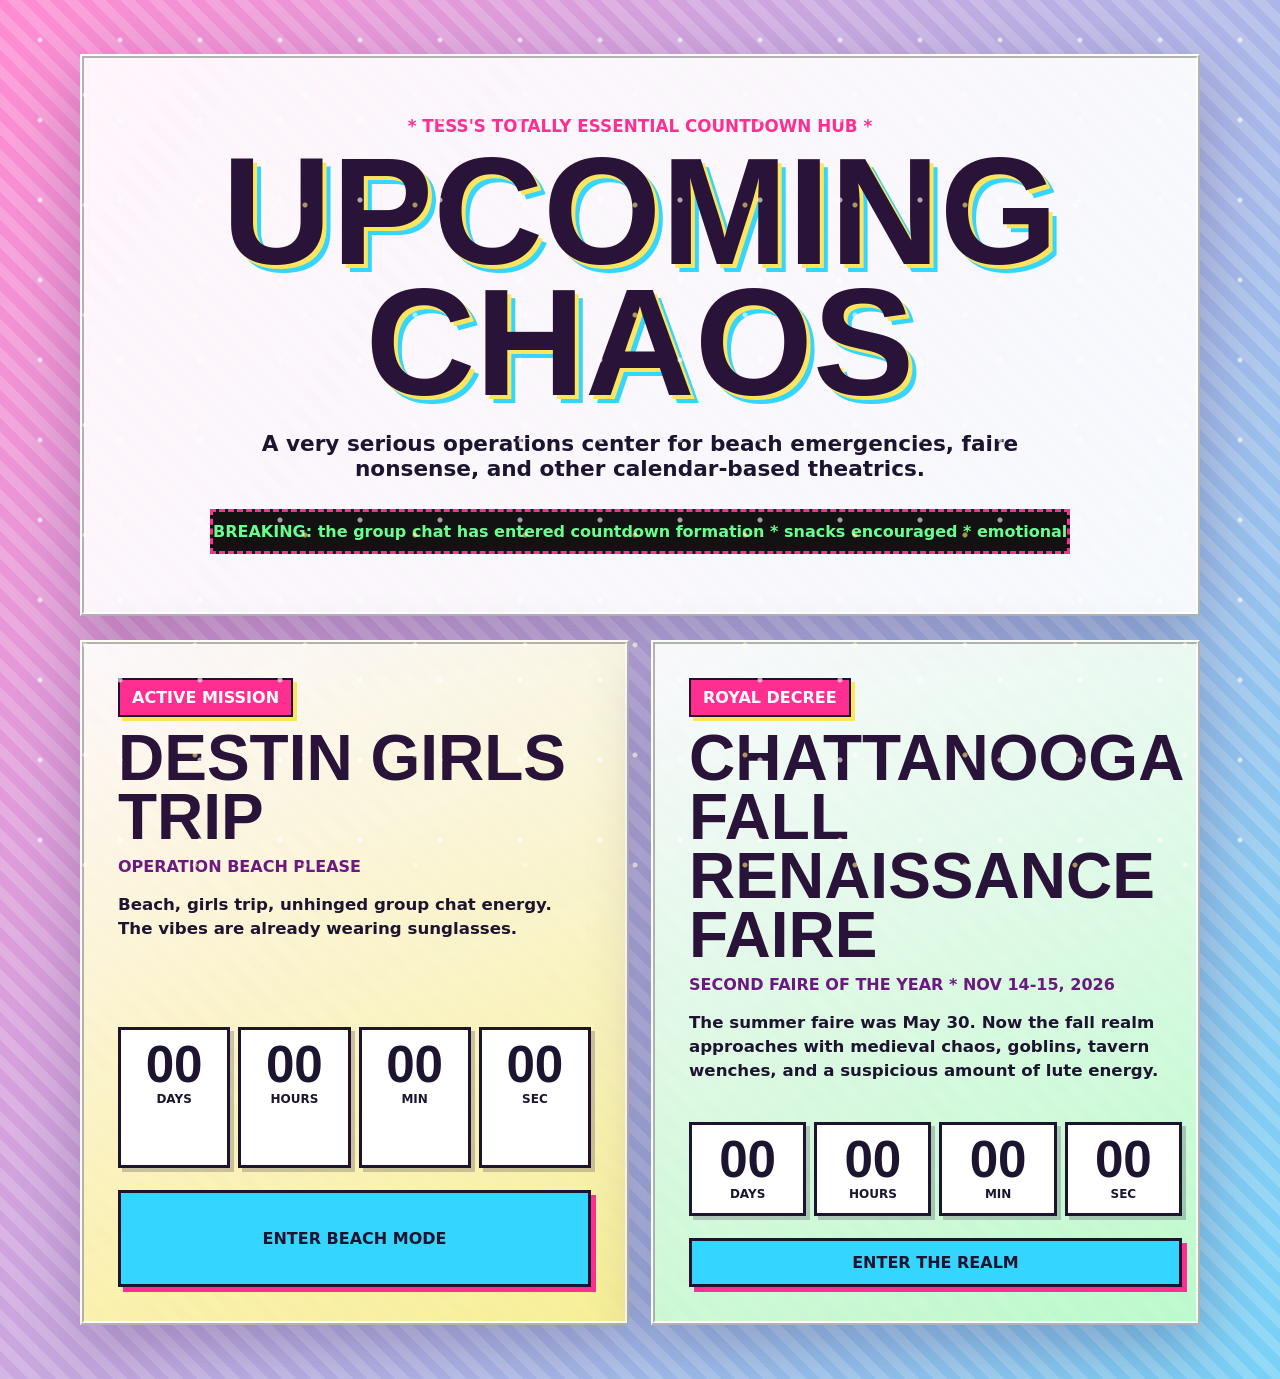
<file: index.html>
<!doctype html>
<html lang="en">
<head>
  <meta charset="utf-8" />
  <meta name="viewport" content="width=device-width, initial-scale=1" />
  <title>Tess's Totally Essential Countdown Hub</title>
  <meta name="description" content="A static, sparkly countdown hub for upcoming chaos." />
  <link rel="icon" href="assets/favicon.svg" type="image/svg+xml" />
  <link rel="stylesheet" href="style.css" />
</head>
<body>
  <div class="sparkle-field" aria-hidden="true"></div>
  <main class="hub-shell">
    <header class="hero">
      <p class="eyebrow">* TESS'S TOTALLY ESSENTIAL COUNTDOWN HUB *</p>
      <h1>Upcoming Chaos</h1>
      <p class="subtitle">A very serious operations center for beach emergencies, faire nonsense, and other calendar-based theatrics.</p>
      <div class="faux-marquee" aria-label="Breaking chaos bulletin">
        <span>BREAKING: the group chat has entered countdown formation * snacks encouraged * emotional support itineraries pending *</span>
      </div>
    </header>

    <section class="countdown-grid" aria-label="Countdown events">
      <article class="event-card beach-card">
        <div class="event-card__copy">
          <p class="badge">Active Mission</p>
          <h2>Destin Girls Trip</h2>
          <p class="codename">Operation Beach Please</p>
          <p>Beach, girls trip, unhinged group chat energy. The vibes are already wearing sunglasses.</p>
        </div>
        <div class="mini-countdown" data-countdown="2026-08-07T12:00:00-04:00" aria-live="polite">
          <div><strong data-unit="days">--</strong><span>days</span></div>
          <div><strong data-unit="hours">--</strong><span>hours</span></div>
          <div><strong data-unit="minutes">--</strong><span>min</span></div>
          <div><strong data-unit="seconds">--</strong><span>sec</span></div>
        </div>
        <a class="chaos-link" href="./destin-2026/">Enter beach mode</a>
      </article>

      <article class="event-card faire-card">
        <div class="event-card__copy">
          <p class="badge">Royal Decree</p>
          <h2>Chattanooga Fall Renaissance Faire</h2>
          <p class="codename">Second faire of the year * Nov 14-15, 2026</p>
          <p>The summer faire was May 30. Now the fall realm approaches with medieval chaos, goblins, tavern wenches, and a suspicious amount of lute energy.</p>
        </div>
        <div class="mini-countdown" data-countdown="2026-11-14T10:00:00-05:00" aria-live="polite">
          <div><strong data-unit="days">--</strong><span>days</span></div>
          <div><strong data-unit="hours">--</strong><span>hours</span></div>
          <div><strong data-unit="minutes">--</strong><span>min</span></div>
          <div><strong data-unit="seconds">--</strong><span>sec</span></div>
        </div>
        <a class="chaos-link" href="./ren-faire-2026/">Enter the realm</a>
      </article>
    </section>
  </main>

  <script src="script.js"></script>
</body>
</html>
</file>
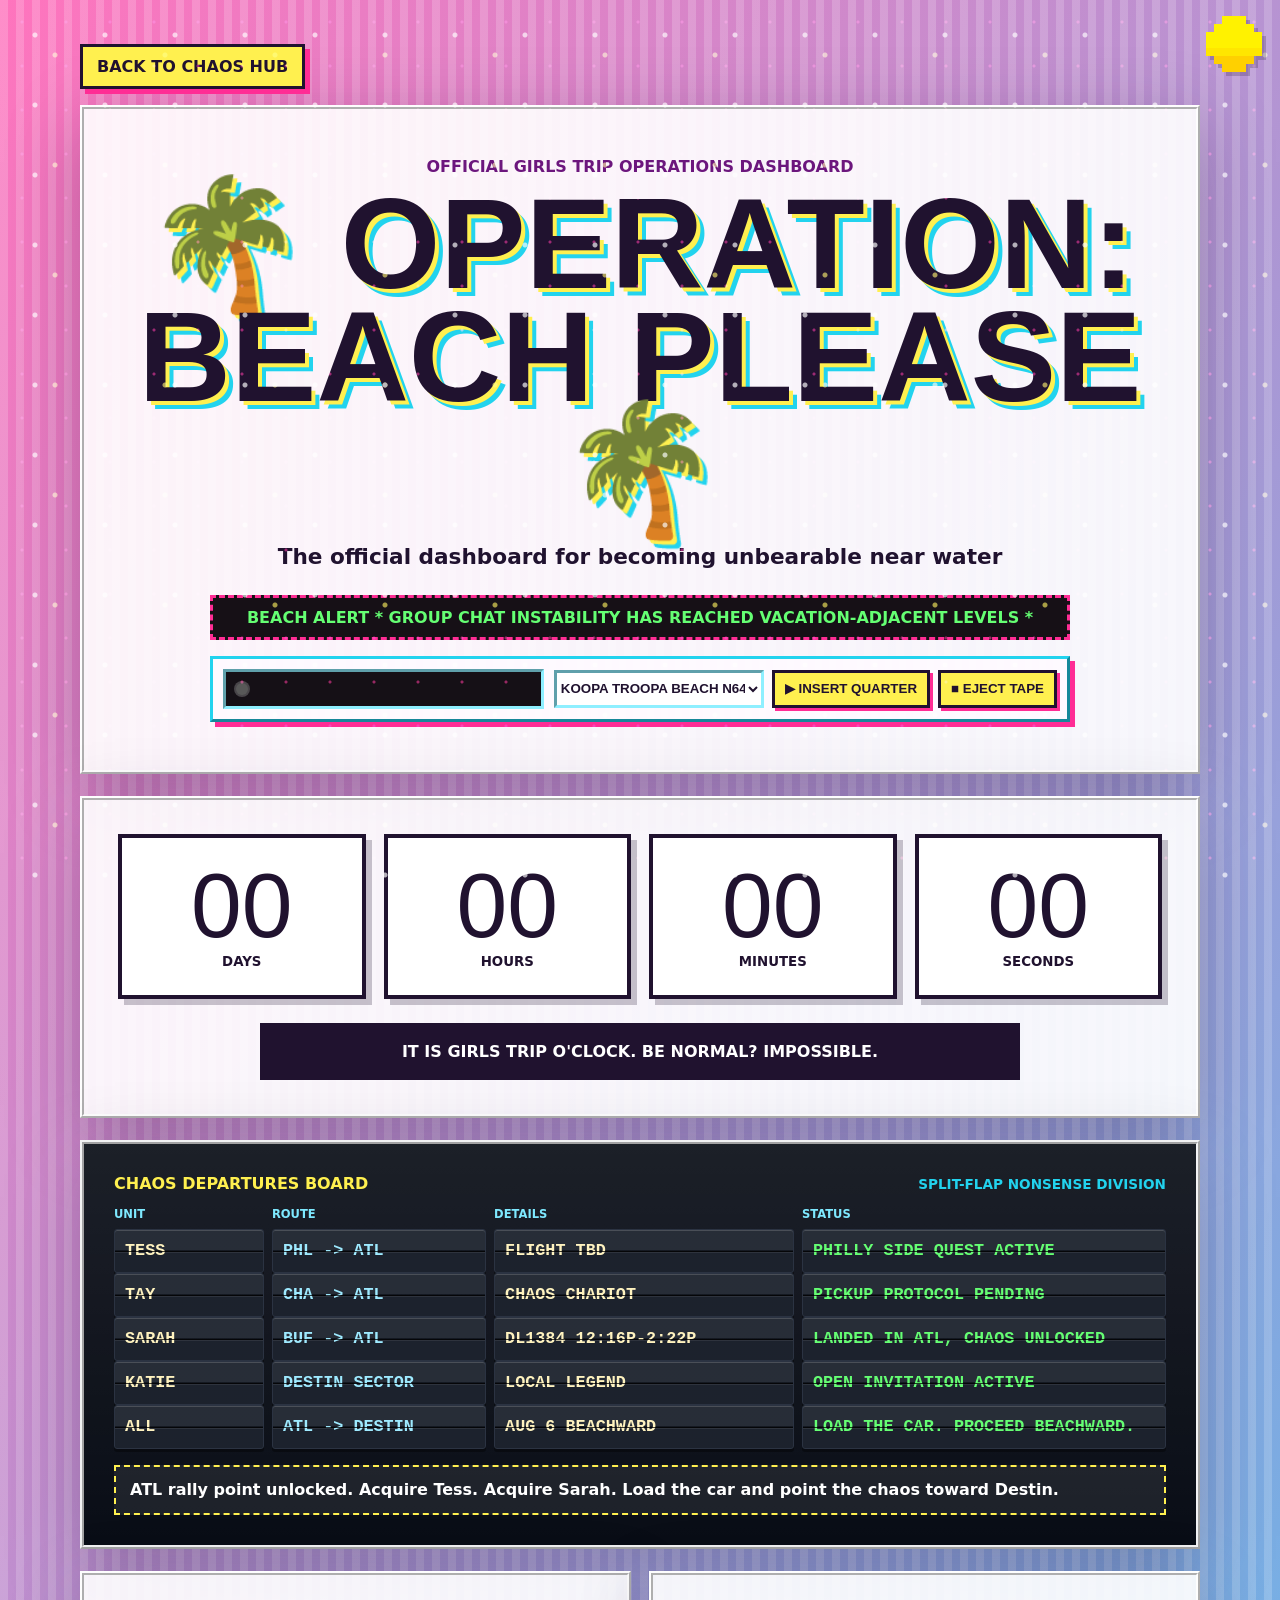
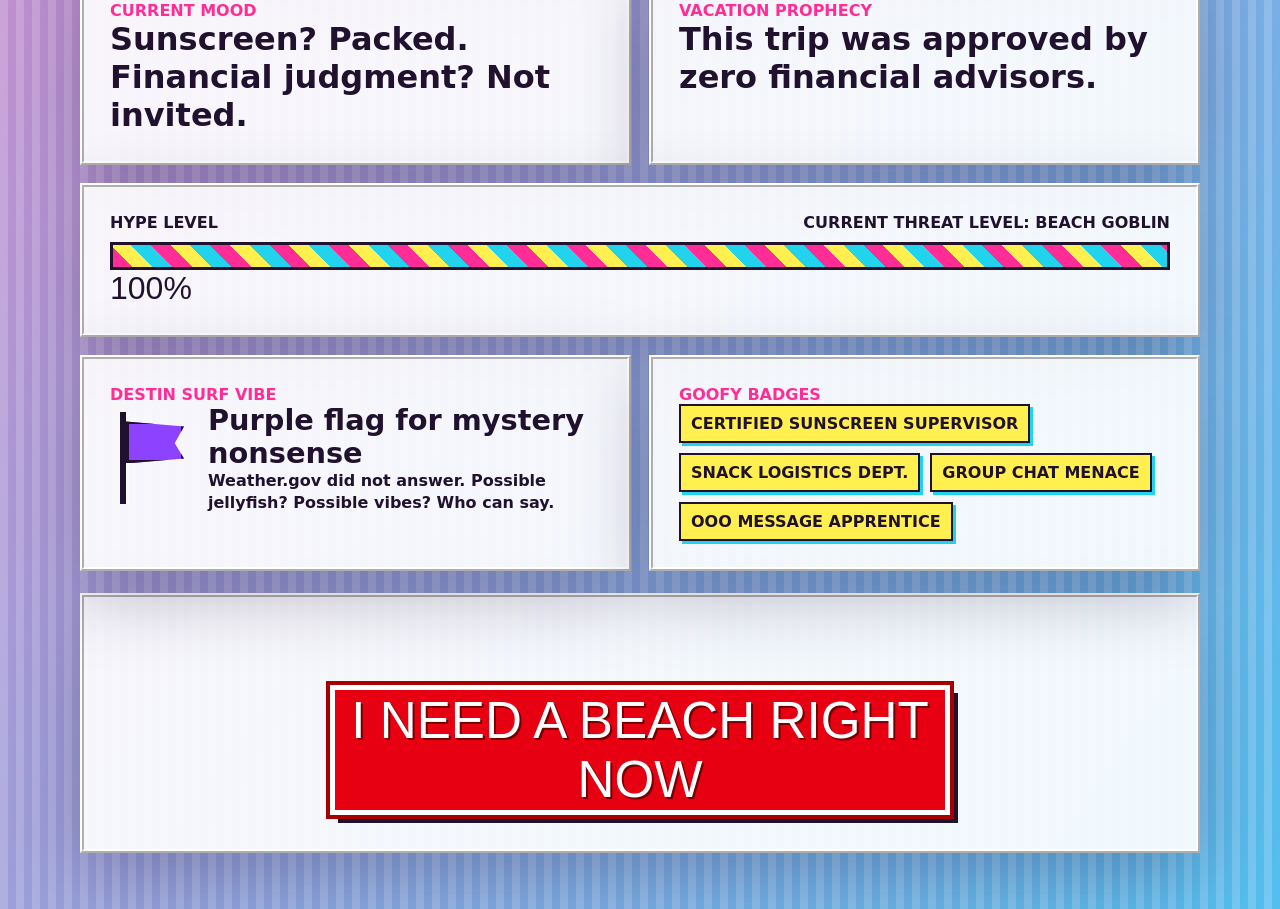
<file: destin-2026/index.html>
<!doctype html>
<html lang="en">
<head>
  <meta charset="utf-8" />
  <meta name="viewport" content="width=device-width, initial-scale=1" />
  <title>Operation: Beach Please</title>
  <meta name="description" content="A deeply unserious countdown to the Destin girls trip." />
  <link rel="icon" href="assets/favicon.svg" type="image/svg+xml" />
  <link rel="stylesheet" href="style.css" />
</head>
<body>
  <div class="sparkle-layer" aria-hidden="true"></div>
  <div id="fireworks" class="fireworks" aria-hidden="true"></div>
  <button id="sun-buddy" class="sun-buddy" type="button" aria-label="Tiny beach sun mascot">
    <span class="sun-face" aria-hidden="true">
      <span class="sun-eye sun-eye--left"></span>
      <span class="sun-eye sun-eye--right"></span>
      <span class="sun-mouth"></span>
    </span>
    <span id="sun-bubble" class="sun-bubble" aria-live="polite"></span>
  </button>

  <main class="shell">
    <a class="home-link" href="../">Back to chaos hub</a>

    <header class="topper">
      <p class="eyebrow">Official girls trip operations dashboard</p>
      <h1>🌴 OPERATION: BEACH PLEASE 🌴</h1>
      <p class="subtitle">The official dashboard for becoming unbearable near water</p>
      <div class="faux-marquee" aria-label="Rotating beach alert">
        <span id="beach-alert">BEACH ALERT * BEACH ALERT * SPF HAS ENTERED THE CHAT * FINANCIAL JUDGMENT NOT INVITED *</span>
      </div>
      <div class="midi-player" aria-label="Old school beach MIDI player">
        <div class="midi-screen">
          <span class="midi-light" aria-hidden="true"></span>
          <span class="midi-text-window">
            <span id="midi-title">BEACH RADIO IS CURRENTLY LOITERING</span>
          </span>
        </div>
        <div class="midi-controls">
          <label class="midi-select-label" for="midi-track">Track</label>
          <select id="midi-track">
            <option value="../assets/audio/koopa_troopa_beach_n64.mp3">Koopa Troopa Beach N64</option>
            <option value="generated">Coconut Modem Lounge Loop</option>
            <option value="../assets/audio/coconut_mall_wii.mp3">Coconut Mall Wii</option>
            <option value="../assets/audio/dire_dire_docks_n64.mp3">Dire, Dire Docks N64</option>
            <option value="../assets/audio/esape_pina_colada_song.mp3">Escape / Pina Colada Song</option>
          </select>
          <button id="midi-play" type="button">▶ Insert Quarter</button>
          <button id="midi-stop" type="button">■ Eject Tape</button>
        </div>
      </div>
    </header>

    <section class="countdown-card" aria-label="Destin countdown">
      <div class="countdown" aria-live="polite">
        <div class="time-card"><span id="days">--</span><small>days</small></div>
        <div class="time-card"><span id="hours">--</span><small>hours</small></div>
        <div class="time-card"><span id="minutes">--</span><small>minutes</small></div>
        <div class="time-card"><span id="seconds">--</span><small>seconds</small></div>
      </div>

      <div class="status-card">
        <p id="status">Calculating how close we are to being dramatic near water...</p>
      </div>
    </section>

    <section class="departures-board" aria-label="Chaos departures board">
      <div class="departures-board__topline">
        <p class="panel-label">Chaos Departures Board</p>
        <span>Split-flap nonsense division</span>
      </div>
      <div class="departures-table" role="table" aria-label="Travel convergence details">
        <div class="departures-row departures-row--header" role="row">
          <span role="columnheader">Unit</span>
          <span role="columnheader">Route</span>
          <span role="columnheader">Details</span>
          <span role="columnheader">Status</span>
        </div>
        <div id="traveler-board"></div>
      </div>
      <p id="mission-readout" class="mission-readout">Rally point: ATL. Acquire Tess. Acquire Sarah. Drive to Destin together on Aug 6.</p>
    </section>

    <section class="chaos-grid" aria-label="Beach trip details">
      <article class="panel">
        <p class="panel-label">Current Mood</p>
        <p id="mood" class="big-line"></p>
      </article>

      <article class="panel">
        <p class="panel-label">Vacation Prophecy</p>
        <p id="prophecy" class="big-line"></p>
      </article>

      <article class="panel hype-panel">
        <div class="meter-label">
          <span>HYPE LEVEL</span>
          <strong id="hype-label">Current threat level: beach goblin</strong>
        </div>
        <div class="meter-track" aria-label="Hype level">
          <div id="hype-fill" class="meter-fill"></div>
        </div>
        <p id="hype-percent" class="hype-percent">--%</p>
      </article>

      <article class="panel surf-panel">
        <p class="panel-label">Destin Surf Vibe</p>
        <div class="surf-widget">
          <div id="surf-flag" class="surf-flag surf-flag--loading" aria-hidden="true"></div>
          <div>
            <p id="surf-status" class="surf-status">Checking the Gulf for drama...</p>
            <p id="surf-detail" class="surf-detail">Unofficial beach flag department loading.</p>
          </div>
        </div>
      </article>

      <article class="panel badge-panel">
        <p class="panel-label">Goofy Badges</p>
        <div class="badge-rack" aria-label="Beach badges">
          <span>Certified Sunscreen Supervisor</span>
          <span>Snack Logistics Dept.</span>
          <span>Group Chat Menace</span>
          <span>OOO Message Apprentice</span>
        </div>
      </article>
    </section>

    <section class="emergency-zone" aria-label="Beach emergency controls">
      <p id="emergency-message" class="emergency-message" aria-live="polite"></p>
      <button id="beach-button" type="button">I NEED A BEACH RIGHT NOW</button>
    </section>
  </main>

  <script src="script.js"></script>
</body>
</html>
</file>
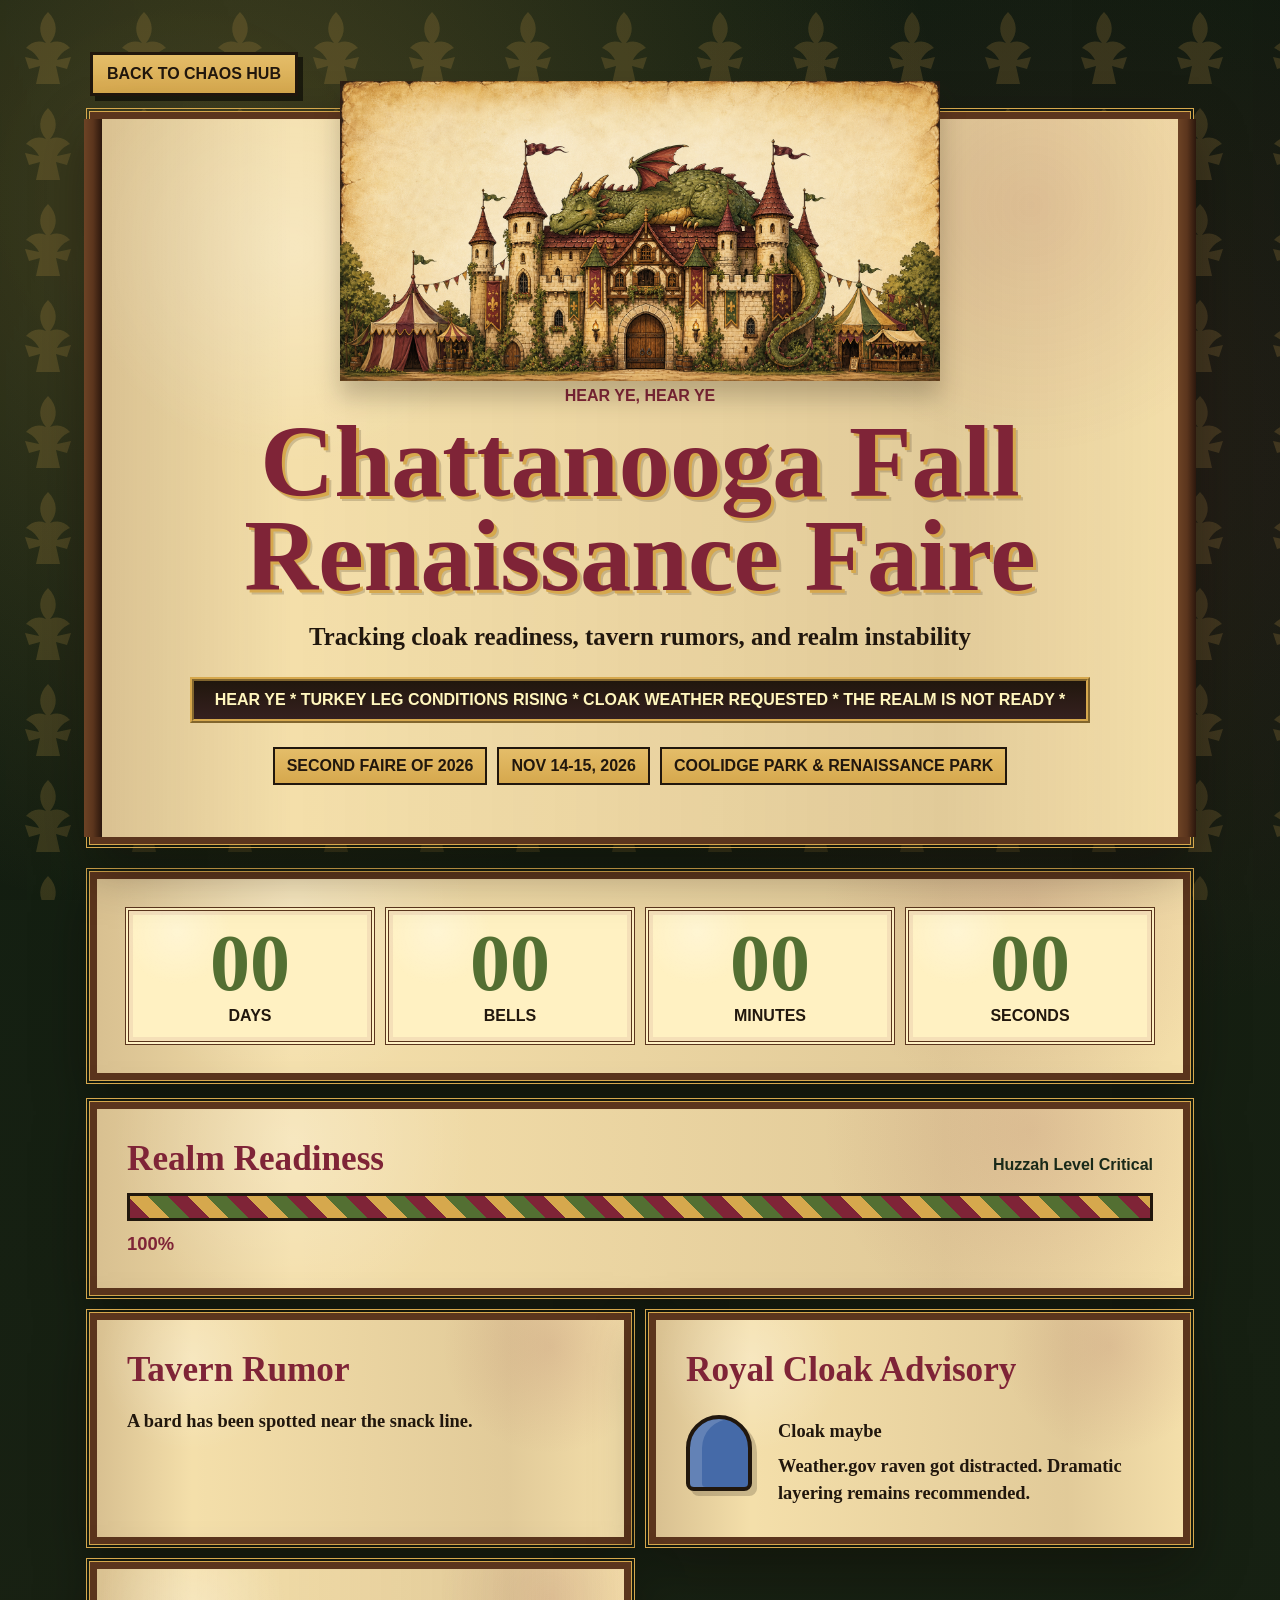
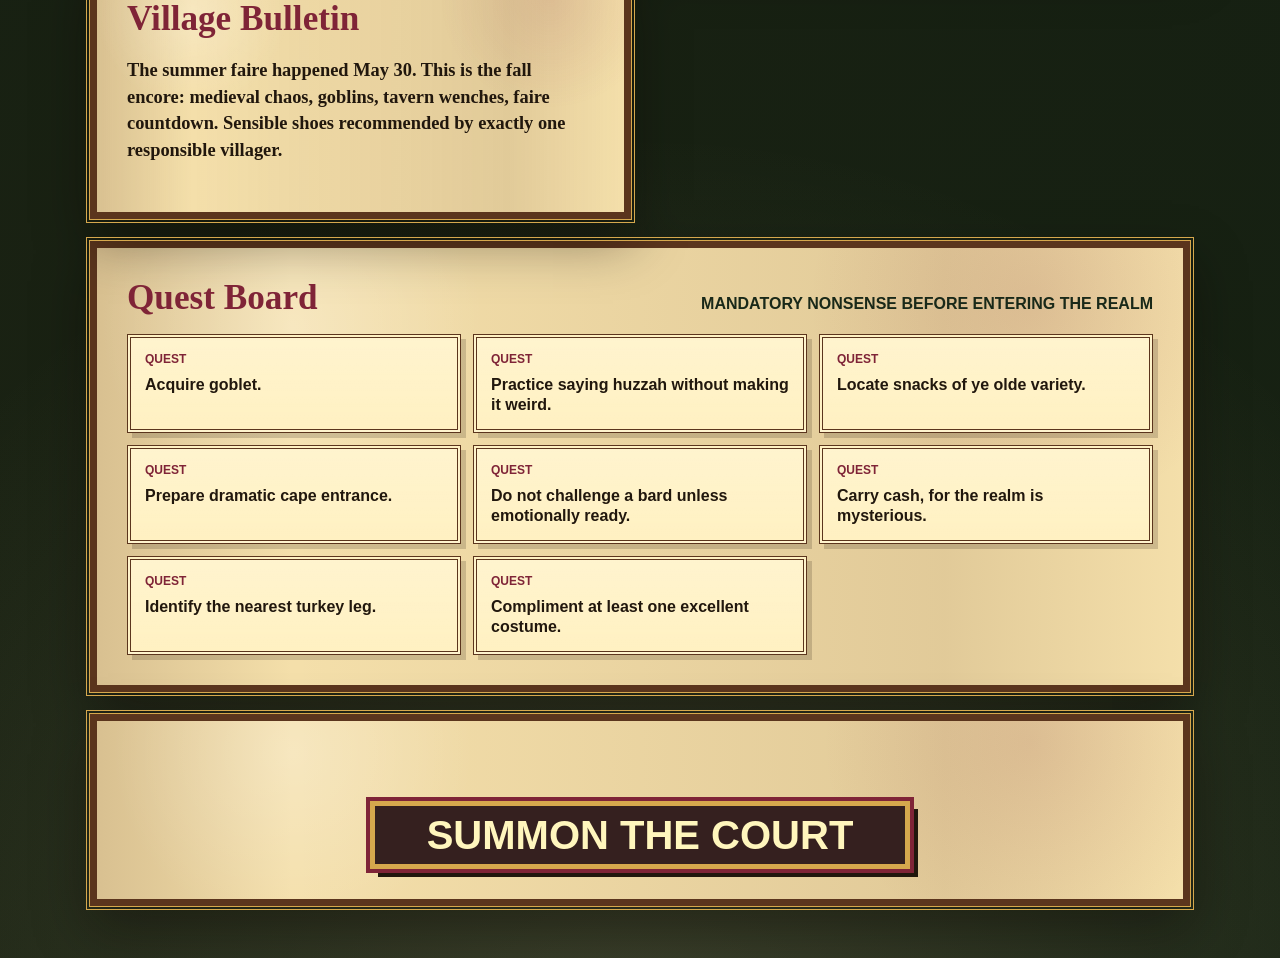
<file: ren-faire-2026/index.html>
<!doctype html>
<html lang="en">
<head>
  <meta charset="utf-8" />
  <meta name="viewport" content="width=device-width, initial-scale=1" />
  <title>Chattanooga Fall Renaissance Faire Countdown</title>
  <meta name="description" content="A goofy countdown to the fall Chattanooga Renaissance Faire 2026." />
  <link rel="icon" href="assets/favicon.svg" type="image/svg+xml" />
  <link rel="stylesheet" href="style.css" />
</head>
<body>
  <div id="court-sparkles" class="court-sparkles" aria-hidden="true"></div>

  <main class="faire-shell">
    <a class="home-link" href="../">Back to chaos hub</a>

    <header class="faire-hero">
      <img class="hero-castle" src="assets/castle-dragon-hero.png" alt="A cute storybook castle with a friendly dragon lounging on top" />
      <p class="eyebrow">Hear ye, hear ye</p>
      <h1>Chattanooga Fall Renaissance Faire</h1>
      <p class="subtitle">Tracking cloak readiness, tavern rumors, and realm instability</p>
      <div class="royal-decree" aria-label="Royal decree ticker">
        <span id="royal-decree">HEAR YE * TURKEY LEG CONDITIONS RISING * CLOAK WEATHER REQUESTED * THE REALM IS NOT READY *</span>
      </div>
      <div class="details">
        <span>Second faire of 2026</span>
        <span>Nov 14-15, 2026</span>
        <span>Coolidge Park & Renaissance Park</span>
      </div>
    </header>

    <section class="countdown" aria-label="Ren faire countdown" aria-live="polite">
      <div><strong id="days">--</strong><span>days</span></div>
      <div><strong id="hours">--</strong><span>bells</span></div>
      <div><strong id="minutes">--</strong><span>minutes</span></div>
      <div><strong id="seconds">--</strong><span>seconds</span></div>
    </section>

    <section class="realm-grid" aria-label="Faire dashboard">
      <article class="scroll-card readiness-card">
        <div class="card-topline">
          <h2>Realm Readiness</h2>
          <strong id="readiness-label">Peasant Mode</strong>
        </div>
        <div class="readiness-track" aria-label="Realm readiness meter">
          <div id="readiness-fill" class="readiness-fill"></div>
        </div>
        <p id="readiness-percent" class="readiness-percent">--%</p>
      </article>

      <article class="scroll-card">
        <h2>Tavern Rumor</h2>
        <p id="rumor" class="big-scroll-text">A bard has been spotted near the snack line.</p>
      </article>

      <article class="scroll-card cloak-card">
        <h2>Royal Cloak Advisory</h2>
        <div class="cloak-widget">
          <div id="cloak-icon" class="cloak-icon cloak-icon--loading" aria-hidden="true"></div>
          <div>
            <p id="cloak-status" class="big-scroll-text">Consulting the sky council...</p>
            <p id="cloak-detail" class="fine-print">Weather.gov raven loading.</p>
          </div>
        </div>
      </article>

      <article class="scroll-card">
        <h2>Village Bulletin</h2>
        <p>The summer faire happened May 30. This is the fall encore: medieval chaos, goblins, tavern wenches, faire countdown. Sensible shoes recommended by exactly one responsible villager.</p>
      </article>
    </section>

    <section class="quest-board" aria-label="Quest board">
      <div class="card-topline">
        <h2>Quest Board</h2>
        <span>Mandatory nonsense before entering the realm</span>
      </div>
      <div id="quest-list" class="quest-list"></div>
    </section>

    <section class="summon-zone" aria-label="Summon the court">
      <p id="summon-message" class="summon-message" aria-live="polite"></p>
      <button id="summon-button" type="button">Summon the Court</button>
    </section>
  </main>

  <script src="script.js"></script>
</body>
</html>
</file>
<file: style.css>
:root {
  --hot-pink: #ff2f92;
  --sun: #ffe45e;
  --aqua: #34d6ff;
  --lime: #69ff8f;
  --plum: #2a1338;
  --ink: #1d1430;
  --paper: rgba(255, 255, 255, .9);
  --shadow: 0 22px 60px rgba(41, 13, 63, .24);
  --shiba-cursor: url("data:image/svg+xml,%3Csvg xmlns='http://www.w3.org/2000/svg' width='32' height='32' viewBox='0 0 32 32'%3E%3Ctext x='2' y='25' font-size='24'%3E%F0%9F%90%95%3C/text%3E%3C/svg%3E") 4 4, auto;
  --shiba-pointer: url("data:image/svg+xml,%3Csvg xmlns='http://www.w3.org/2000/svg' width='32' height='32' viewBox='0 0 32 32'%3E%3Ctext x='1' y='24' font-size='24'%3E%F0%9F%90%B6%3C/text%3E%3C/svg%3E") 4 4, pointer;
}

* { box-sizing: border-box; }

html,
body {
  min-height: 100%;
}

body {
  margin: 0;
  color: var(--ink);
  font-family: "Trebuchet MS", Verdana, system-ui, sans-serif;
  background:
    repeating-linear-gradient(45deg, rgba(255,255,255,.18) 0 10px, transparent 10px 20px),
    linear-gradient(120deg, #ff8bd1, #56e4ff, #fff06a, #87ff9f, #ff8bd1);
  background-size: auto, 500% 500%;
  animation: gradient-party 13s ease-in-out infinite;
  cursor: var(--shiba-cursor);
  overflow-x: hidden;
}

a,
button {
  cursor: var(--shiba-pointer);
}

.sparkle-field {
  position: fixed;
  inset: 0;
  pointer-events: none;
  background-image:
    radial-gradient(circle, rgba(255,255,255,.95) 0 2px, transparent 3px),
    radial-gradient(circle, rgba(255,228,94,.95) 0 2px, transparent 3px);
  background-position: 0 0, 30px 40px;
  background-size: 80px 80px, 110px 110px;
  mix-blend-mode: screen;
  opacity: .65;
  animation: sparkle-scroll 18s linear infinite;
}

.hub-shell {
  width: min(1120px, 92vw);
  margin: 0 auto;
  padding: clamp(26px, 5vw, 54px) 0;
}

.hero,
.event-card {
  border: 4px ridge rgba(255,255,255,.9);
  background: var(--paper);
  box-shadow: var(--shadow);
}

.hero {
  padding: clamp(26px, 6vw, 58px);
  text-align: center;
}

.eyebrow,
.badge,
.codename {
  margin: 0;
  font-weight: 900;
  text-transform: uppercase;
}

.eyebrow {
  color: var(--hot-pink);
  font-size: clamp(.85rem, 2vw, 1.05rem);
}

h1,
h2 {
  margin: 0;
  font-family: Impact, "Arial Black", sans-serif;
  letter-spacing: 0;
  text-transform: uppercase;
}

h1 {
  margin-top: 10px;
  color: var(--plum);
  font-size: clamp(3.6rem, 12vw, 9.5rem);
  line-height: .86;
  text-shadow: 4px 4px 0 var(--sun), 8px 8px 0 var(--aqua);
}

h2 {
  color: var(--plum);
  font-size: clamp(2rem, 5vw, 4rem);
  line-height: .92;
}

.subtitle {
  max-width: 760px;
  margin: 24px auto 0;
  font-size: clamp(1.05rem, 2vw, 1.35rem);
  font-weight: 800;
}

.faux-marquee {
  margin: 28px auto 0;
  max-width: 860px;
  overflow: hidden;
  border: 3px dashed var(--hot-pink);
  background: #121212;
  color: var(--lime);
  font-weight: 900;
  white-space: nowrap;
}

.faux-marquee span {
  display: inline-block;
  min-width: 100%;
  padding: 10px 0;
  animation: marquee 16s linear infinite;
}

.countdown-grid {
  display: grid;
  grid-template-columns: repeat(2, minmax(0, 1fr));
  gap: 22px;
  margin-top: 24px;
}

.event-card {
  display: grid;
  gap: 22px;
  padding: clamp(22px, 4vw, 34px);
}

.beach-card {
  background: linear-gradient(160deg, rgba(255,255,255,.92), rgba(255,244,142,.9));
}

.faire-card {
  background: linear-gradient(160deg, rgba(255,255,255,.92), rgba(196,255,198,.88));
}

.badge {
  display: inline-block;
  width: fit-content;
  margin-bottom: 12px;
  padding: 8px 12px;
  border: 2px solid var(--ink);
  background: var(--hot-pink);
  color: #fff;
  box-shadow: 4px 4px 0 var(--sun);
}

.codename {
  margin-top: 10px;
  color: #6b197e;
}

.event-card p:not(.badge):not(.codename) {
  font-size: 1.04rem;
  font-weight: 800;
  line-height: 1.45;
}

.mini-countdown {
  display: grid;
  grid-template-columns: repeat(4, minmax(0, 1fr));
  gap: 8px;
}

.mini-countdown div {
  min-width: 0;
  padding: 12px 6px;
  border: 3px solid var(--ink);
  background: #fff;
  text-align: center;
  box-shadow: 4px 4px 0 rgba(29, 20, 48, .22);
}

.mini-countdown strong,
.mini-countdown span {
  display: block;
}

.mini-countdown strong {
  font-family: Impact, "Arial Black", sans-serif;
  font-size: clamp(1.8rem, 5vw, 3.2rem);
  line-height: .9;
}

.mini-countdown span {
  margin-top: 4px;
  font-size: .75rem;
  font-weight: 900;
  text-transform: uppercase;
}

.chaos-link {
  display: inline-flex;
  align-items: center;
  justify-content: center;
  min-height: 48px;
  padding: 12px 18px;
  border: 3px solid var(--ink);
  background: var(--aqua);
  color: var(--ink);
  font-weight: 900;
  text-decoration: none;
  text-transform: uppercase;
  box-shadow: 5px 5px 0 var(--hot-pink);
  transition: transform .15s ease, filter .15s ease;
}

.chaos-link:hover,
.chaos-link:focus-visible {
  transform: translate(-2px, -2px) rotate(-1deg);
  filter: saturate(1.5);
}

@keyframes gradient-party {
  0%, 100% { background-position: 0 0, 0% 50%; }
  50% { background-position: 0 0, 100% 50%; }
}

@keyframes sparkle-scroll {
  from { background-position: 0 0, 30px 40px; }
  to { background-position: 160px 220px, 250px 260px; }
}

@keyframes marquee {
  from { transform: translateX(100%); }
  to { transform: translateX(-100%); }
}

@media (max-width: 780px) {
  .countdown-grid { grid-template-columns: 1fr; }
  .mini-countdown { grid-template-columns: repeat(2, minmax(0, 1fr)); }
}
</file>
<file: destin-2026/style.css>
:root {
  --pink: #ff2d95;
  --orange: #ff8a00;
  --sun: #fff04f;
  --aqua: #22d3ee;
  --lime: #65ff73;
  --ink: #20122f;
  --paper: rgba(255,255,255,.9);
  --shadow: 0 22px 70px rgba(34, 12, 50, .28);
  --beach-cursor: url("data:image/svg+xml,%3Csvg xmlns='http://www.w3.org/2000/svg' width='32' height='32' viewBox='0 0 32 32'%3E%3Ctext x='1' y='25' font-size='24'%3E%F0%9F%8D%B9%3C/text%3E%3C/svg%3E") 4 4, auto;
  --beach-pointer: url("data:image/svg+xml,%3Csvg xmlns='http://www.w3.org/2000/svg' width='32' height='32' viewBox='0 0 32 32'%3E%3Ctext x='1' y='25' font-size='24'%3E%F0%9F%92%83%3C/text%3E%3C/svg%3E") 4 4, pointer;
}

* { box-sizing: border-box; }

html,
body {
  min-height: 100%;
}

body {
  margin: 0;
  color: var(--ink);
  font-family: "Trebuchet MS", Verdana, system-ui, sans-serif;
  background:
    repeating-linear-gradient(90deg, rgba(255,255,255,.18) 0 8px, transparent 8px 16px),
    linear-gradient(125deg, #ff74bd, #21d4fd, #fff269, #70ff91, #ff74bd);
  background-size: auto, 520% 520%;
  animation: gradient-chaos 11s ease-in-out infinite;
  cursor: var(--beach-cursor);
  overflow-x: hidden;
}

a,
button {
  cursor: var(--beach-pointer);
}

.sparkle-layer {
  position: fixed;
  inset: 0;
  pointer-events: none;
  background-image:
    radial-gradient(circle, rgba(255,255,255,.95) 0 2px, transparent 3px),
    radial-gradient(circle, rgba(255,240,79,.9) 0 2px, transparent 3px),
    radial-gradient(circle, rgba(255,45,149,.8) 0 1px, transparent 2px);
  background-size: 70px 70px, 110px 110px, 44px 44px;
  opacity: .7;
  mix-blend-mode: screen;
  animation: sparkle-drift 15s linear infinite;
}

.shell {
  width: min(1120px, 92vw);
  margin: 0 auto;
  padding: clamp(22px, 4vw, 44px) 0 56px;
}

.home-link {
  display: inline-flex;
  margin-bottom: 16px;
  padding: 10px 14px;
  border: 3px solid var(--ink);
  background: var(--sun);
  color: var(--ink);
  font-weight: 900;
  text-decoration: none;
  text-transform: uppercase;
  box-shadow: 5px 5px 0 var(--pink);
}

.topper,
.countdown-card,
.departures-board,
.panel,
.emergency-zone {
  border: 4px ridge rgba(255,255,255,.95);
  background: var(--paper);
  box-shadow: var(--shadow);
}

.topper {
  padding: clamp(24px, 5vw, 48px);
  text-align: center;
}

.eyebrow,
.panel-label,
.meter-label,
.badge-rack span {
  font-weight: 900;
  text-transform: uppercase;
}

.eyebrow {
  margin: 0 0 12px;
  color: #6c167d;
}

h1 {
  margin: 0;
  font-family: Impact, "Arial Black", sans-serif;
  font-size: clamp(2.8rem, 10vw, 8.2rem);
  line-height: .88;
  letter-spacing: 0;
  text-transform: uppercase;
  text-shadow: 4px 4px 0 var(--sun), 8px 8px 0 var(--aqua);
}

.subtitle {
  margin: 18px auto 0;
  max-width: 980px;
  font-size: clamp(1rem, 2.2vw, 1.35rem);
  font-weight: 900;
}

.faux-marquee {
  margin: 26px auto 0;
  max-width: 860px;
  overflow: hidden;
  border: 3px dashed var(--pink);
  background: #161016;
  color: var(--lime);
  font-weight: 900;
  white-space: nowrap;
}

.faux-marquee span {
  display: inline-block;
  min-width: 100%;
  padding: 10px 0;
  animation: marquee 13s linear infinite;
}

.midi-player {
  display: grid;
  grid-template-columns: minmax(0, 1fr) auto;
  gap: 10px;
  align-items: center;
  max-width: 860px;
  margin: 16px auto 0;
  padding: 10px;
  border: 3px outset var(--aqua);
  background:
    repeating-linear-gradient(90deg, rgba(255,255,255,.22) 0 7px, transparent 7px 14px),
    #fef9ff;
  box-shadow: 5px 5px 0 var(--pink);
}

.midi-screen {
  display: flex;
  align-items: center;
  gap: 9px;
  min-width: 0;
  min-height: 38px;
  padding: 8px 10px;
  border: 3px inset #8eefff;
  background: #151016;
  color: var(--lime);
  font-family: "Courier New", Courier, monospace;
  font-size: clamp(.72rem, 1.8vw, .95rem);
  font-weight: 900;
  overflow: hidden;
  text-align: left;
  text-transform: uppercase;
}

.midi-text-window {
  flex: 1 1 auto;
  min-width: 0;
  overflow: hidden;
  white-space: nowrap;
}

#midi-title {
  display: inline-block;
  min-width: max-content;
  padding-left: 100%;
  animation: midi-text-scroll 12s linear infinite;
}

.midi-light {
  flex: 0 0 12px;
  width: 12px;
  height: 12px;
  border-radius: 50%;
  background: #585858;
  box-shadow: 0 0 0 2px rgba(255,255,255,.22);
}

.midi-player.is-playing .midi-light {
  background: var(--lime);
  box-shadow: 0 0 14px var(--lime);
  animation: midi-blink .55s steps(2, end) infinite;
}

.midi-controls {
  display: flex;
  gap: 8px;
  align-items: center;
}

.midi-select-label {
  position: absolute;
  width: 1px;
  height: 1px;
  overflow: hidden;
  clip: rect(0 0 0 0);
}

.midi-controls select {
  min-height: 38px;
  max-width: 210px;
  border: 3px inset #8eefff;
  background: #fff;
  color: var(--ink);
  font-weight: 900;
  text-transform: uppercase;
}

.midi-controls button {
  min-height: 38px;
  padding: 6px 10px;
  border: 3px solid var(--ink);
  background: var(--sun);
  color: var(--ink);
  font-weight: 900;
  text-transform: uppercase;
  box-shadow: 3px 3px 0 var(--pink);
}

.midi-controls button:hover,
.midi-controls button:focus-visible {
  transform: translate(-1px, -1px);
  filter: saturate(1.4);
}

.countdown-card,
.departures-board,
.chaos-grid,
.emergency-zone {
  margin-top: 22px;
}

.countdown-card {
  padding: clamp(18px, 4vw, 34px);
}

.departures-board {
  padding: clamp(18px, 4vw, 30px);
  background:
    linear-gradient(180deg, rgba(255,255,255,.08), transparent),
    #090d16;
  color: #ffeeb4;
}

.departures-board__topline {
  display: flex;
  align-items: baseline;
  justify-content: space-between;
  gap: 14px;
  margin-bottom: 14px;
}

.departures-board .panel-label {
  color: var(--sun);
  margin: 0;
}

.departures-board__topline span {
  color: var(--aqua);
  font-size: .85rem;
  font-weight: 900;
  text-transform: uppercase;
}

.departures-table {
  display: grid;
  gap: 8px;
}

.departures-row {
  display: grid;
  grid-template-columns: minmax(70px, .7fr) minmax(120px, 1fr) minmax(170px, 1.4fr) minmax(210px, 1.7fr);
  gap: 8px;
}

.departures-row--header span {
  color: #7ee9ff;
  font-size: .72rem;
  font-weight: 900;
  text-transform: uppercase;
}

.flap-cell {
  position: relative;
  min-width: 0;
  min-height: 44px;
  display: flex;
  align-items: center;
  padding: 9px 10px;
  border: 1px solid #2b3342;
  border-radius: 3px;
  background:
    linear-gradient(180deg, rgba(255,255,255,.08) 0 48%, rgba(0,0,0,.25) 49% 51%, rgba(255,255,255,.03) 52%),
    #151b26;
  color: #fff3bf;
  font-family: "Courier New", Courier, monospace;
  font-size: clamp(.82rem, 1.8vw, 1.05rem);
  font-weight: 900;
  letter-spacing: 0;
  line-height: 1.15;
  text-transform: uppercase;
  box-shadow: inset 0 1px 0 rgba(255,255,255,.16), 0 3px 0 rgba(0,0,0,.35);
  overflow-wrap: anywhere;
}

.flap-cell::after {
  content: "";
  position: absolute;
  left: 0;
  right: 0;
  top: 50%;
  border-top: 1px solid rgba(0,0,0,.75);
  box-shadow: 0 1px 0 rgba(255,255,255,.08);
}

.flap-cell--status {
  color: var(--lime);
}

.flap-cell--route {
  color: #9eeaff;
}

.departures-row.is-ticking .flap-cell {
  animation: split-flap-tick .38s ease;
}

.mission-readout {
  margin: 16px 0 0;
  padding: 12px 14px;
  border: 2px dashed var(--sun);
  background: rgba(255,255,255,.08);
  color: #fff;
  font-weight: 900;
  line-height: 1.35;
}

.countdown {
  display: grid;
  grid-template-columns: repeat(4, minmax(0, 1fr));
  gap: clamp(8px, 2vw, 18px);
}

.time-card {
  min-width: 0;
  padding: clamp(14px, 3vw, 26px) 8px;
  border: 4px solid var(--ink);
  background: #fff;
  text-align: center;
  box-shadow: 6px 6px 0 rgba(32, 18, 47, .24);
}

.time-card span,
.time-card small {
  display: block;
}

.time-card span {
  font-family: Impact, "Arial Black", sans-serif;
  font-size: clamp(2.25rem, 8vw, 5.7rem);
  line-height: .9;
}

.time-card small {
  margin-top: 8px;
  font-weight: 900;
  text-transform: uppercase;
}

.status-card {
  margin: 24px auto 0;
  max-width: 760px;
  padding: 16px 20px;
  border: 3px solid var(--ink);
  background: var(--ink);
  color: #fff;
  font-weight: 900;
  text-align: center;
}

.status-card p,
.panel p {
  margin: 0;
}

.chaos-grid {
  display: grid;
  grid-template-columns: repeat(2, minmax(0, 1fr));
  gap: 18px;
}

.panel {
  padding: clamp(18px, 3vw, 26px);
}

.panel-label {
  color: var(--pink);
  margin-bottom: 10px;
}

.big-line {
  font-size: clamp(1.3rem, 3vw, 2rem);
  font-weight: 900;
  line-height: 1.2;
}

.hype-panel {
  grid-column: 1 / -1;
}

.meter-label {
  display: flex;
  justify-content: space-between;
  gap: 14px;
  margin-bottom: 10px;
}

.meter-track {
  height: 28px;
  border: 3px solid var(--ink);
  background: #fff;
  overflow: hidden;
}

.meter-fill {
  width: 0;
  height: 100%;
  background: repeating-linear-gradient(45deg, var(--pink) 0 14px, var(--sun) 14px 28px, var(--aqua) 28px 42px);
  transition: width .5s ease;
}

.hype-percent {
  margin-top: 10px;
  font-family: Impact, "Arial Black", sans-serif;
  font-size: 2rem;
}

.surf-widget {
  display: grid;
  grid-template-columns: 82px 1fr;
  gap: 16px;
  align-items: center;
}

.surf-flag {
  position: relative;
  width: 72px;
  height: 92px;
}

.surf-flag::before {
  content: "";
  position: absolute;
  left: 10px;
  top: 0;
  width: 6px;
  height: 92px;
  background: var(--ink);
  box-shadow: 3px 0 0 rgba(255,255,255,.7);
}

.surf-flag::after {
  content: "";
  position: absolute;
  left: 16px;
  top: 9px;
  width: 52px;
  height: 36px;
  border: 3px solid var(--ink);
  background: var(--sun);
  clip-path: polygon(0 0, 100% 12%, 84% 52%, 100% 88%, 0 100%);
  animation: flag-wave 1.1s ease-in-out infinite alternate;
  transform-origin: left center;
}

.surf-flag--green::after { background: #31d158; }
.surf-flag--yellow::after { background: var(--sun); }
.surf-flag--red::after { background: #ff3131; }
.surf-flag--purple::after { background: #8c42ff; }
.surf-flag--loading::after {
  background: repeating-linear-gradient(45deg, var(--aqua) 0 8px, #fff 8px 16px);
}

.surf-status {
  font-size: clamp(1.25rem, 3vw, 1.8rem);
  font-weight: 900;
  line-height: 1.15;
}

.surf-detail {
  margin-top: 8px;
  font-weight: 800;
  line-height: 1.35;
}

.badge-rack {
  display: flex;
  flex-wrap: wrap;
  gap: 10px;
}

.badge-rack span {
  display: inline-flex;
  padding: 8px 10px;
  border: 2px solid var(--ink);
  background: var(--sun);
  box-shadow: 3px 3px 0 var(--aqua);
}

.badge-rack span:hover {
  background: var(--pink);
  color: #fff;
  filter: saturate(1.7);
  transform: rotate(-1deg);
}

.emergency-zone {
  padding: clamp(20px, 4vw, 34px);
  text-align: center;
}

.emergency-zone button {
  width: min(620px, 100%);
  min-height: 72px;
  border: 5px solid #fff;
  outline: 4px solid #a60000;
  background: #e60012;
  color: #fff;
  font-family: Impact, "Arial Black", sans-serif;
  font-size: clamp(1.45rem, 5vw, 3.2rem);
  letter-spacing: 0;
  text-transform: uppercase;
  box-shadow: 8px 8px 0 var(--ink);
  text-shadow: 2px 2px 0 #740000;
}

.emergency-zone button:hover,
.emergency-zone button:focus-visible {
  filter: brightness(1.15) saturate(1.4);
  transform: translate(-2px, -2px) rotate(.5deg);
}

.emergency-message {
  min-height: 36px;
  margin: 0 0 18px;
  color: #a60000;
  font-family: Impact, "Arial Black", sans-serif;
  font-size: clamp(1.6rem, 5vw, 3.4rem);
  text-transform: uppercase;
}

.fireworks {
  position: fixed;
  inset: 0;
  pointer-events: none;
  overflow: hidden;
  z-index: 10;
}

.sun-buddy {
  position: fixed;
  top: 18px;
  right: 20px;
  z-index: 20;
  width: 52px;
  height: 52px;
  border: 0;
  background: transparent;
  padding: 0;
  filter: drop-shadow(4px 4px 0 rgba(32,18,47,.22));
}

.sun-face {
  position: relative;
  display: block;
  width: 8px;
  height: 8px;
  margin: 22px;
  border: 0;
  border-radius: 0;
  background: #fff200;
  box-shadow:
    0 -24px 0 #fff200,
    -8px -24px 0 #fff200,
    8px -24px 0 #fff200,
    -16px -16px 0 #fff200,
    -8px -16px 0 #fff200,
    0 -16px 0 #fff200,
    8px -16px 0 #fff200,
    16px -16px 0 #fff200,
    -24px -8px 0 #fff200,
    -16px -8px 0 #fff200,
    -8px -8px 0 #fff200,
    0 -8px 0 #fff200,
    8px -8px 0 #fff200,
    16px -8px 0 #fff200,
    24px -8px 0 #fff200,
    -24px 0 0 #fff200,
    -16px 0 0 #fff200,
    -8px 0 0 #fff200,
    8px 0 0 #fff200,
    16px 0 0 #fff200,
    24px 0 0 #fff200,
    -24px 8px 0 #ffe600,
    -16px 8px 0 #ffe600,
    -8px 8px 0 #ffe600,
    0 8px 0 #ffe600,
    8px 8px 0 #ffe600,
    16px 8px 0 #ffe600,
    24px 8px 0 #ffe600,
    -16px 16px 0 #ffd000,
    -8px 16px 0 #ffd000,
    0 16px 0 #ffd000,
    8px 16px 0 #ffd000,
    16px 16px 0 #ffd000,
    -8px 24px 0 #ffd000,
    0 24px 0 #ffd000,
    8px 24px 0 #ffd000;
  image-rendering: pixelated;
}

.sun-eye {
  position: absolute;
  top: -4px;
  width: 6px;
  height: 6px;
  border-radius: 0;
  background: var(--ink);
  opacity: 0;
}

.sun-eye--left { left: -8px; }
.sun-eye--right { right: -10px; }

.sun-mouth {
  position: absolute;
  left: -6px;
  top: 12px;
  width: 4px;
  height: 4px;
  border: 0;
  background: var(--ink);
  border-radius: 0;
  opacity: 0;
  box-shadow:
    4px 4px 0 var(--ink),
    8px 4px 0 var(--ink),
    12px 0 0 var(--ink);
}

.sun-buddy.is-smiling .sun-eye,
.sun-buddy.is-winking .sun-eye,
.sun-buddy.is-cool .sun-eye,
.sun-buddy.is-smiling .sun-mouth,
.sun-buddy.is-winking .sun-mouth,
.sun-buddy.is-cool .sun-mouth {
  opacity: 1;
}

.sun-buddy.is-winking .sun-eye--right {
  height: 3px;
  top: -2px;
}

.sun-buddy.is-cool .sun-eye {
  top: -5px;
  width: 13px;
  height: 8px;
  border-radius: 0;
}

.sun-buddy.is-cool .sun-eye--left { left: -13px; }
.sun-buddy.is-cool .sun-eye--right { right: -15px; }

.sun-buddy.is-cool .sun-face::after {
  content: "";
  position: absolute;
  left: -3px;
  top: -2px;
  width: 8px;
  height: 3px;
  background: var(--ink);
}

.sun-bubble {
  position: absolute;
  top: 60px;
  right: 58px;
  min-width: 112px;
  max-width: 180px;
  padding: 7px 9px;
  border: 3px solid var(--ink);
  background: #fff;
  color: var(--ink);
  font-size: .72rem;
  font-weight: 900;
  line-height: 1.15;
  text-transform: uppercase;
  opacity: 0;
  transform: translateY(-4px);
  pointer-events: none;
  transition: opacity .14s ease, transform .14s ease;
}

.sun-bubble.is-visible {
  opacity: 1;
  transform: translateY(0);
}

.burst {
  position: absolute;
  width: 9px;
  height: 9px;
  border-radius: 50%;
  background: var(--sun);
  box-shadow:
    18px 0 var(--pink),
    -18px 0 var(--aqua),
    0 18px var(--lime),
    0 -18px #fff,
    13px 13px var(--orange),
    -13px -13px var(--pink),
    13px -13px var(--aqua),
    -13px 13px var(--sun);
  animation: pop .75s ease-out forwards;
}

.shake {
  animation: panic-shake .42s linear 3;
}

@keyframes gradient-chaos {
  0%, 100% { background-position: 0 0, 0 0, 0% 50%; }
  50% { background-position: 0 0, 0 0, 100% 50%; }
}

@keyframes sparkle-drift {
  from { background-position: 0 0, 20px 40px, 10px 10px; }
  to { background-position: 160px 180px, 240px 260px, 120px 140px; }
}

@keyframes marquee {
  from { transform: translateX(100%); }
  to { transform: translateX(-100%); }
}

@keyframes pop {
  from { transform: scale(.4); opacity: 1; }
  to { transform: scale(4.5); opacity: 0; }
}

@keyframes panic-shake {
  0%, 100% { transform: translate(0, 0) rotate(0); }
  20% { transform: translate(-8px, 5px) rotate(-1deg); }
  40% { transform: translate(7px, -4px) rotate(1deg); }
  60% { transform: translate(-5px, -6px) rotate(.5deg); }
  80% { transform: translate(6px, 4px) rotate(-.5deg); }
}

@keyframes flag-wave {
  from { transform: skewY(-4deg); }
  to { transform: skewY(6deg) translateX(3px); }
}

@keyframes split-flap-tick {
  0% { filter: brightness(1); transform: rotateX(0deg); }
  45% { filter: brightness(.65); transform: rotateX(78deg); }
  100% { filter: brightness(1); transform: rotateX(0deg); }
}

@keyframes midi-blink {
  from { opacity: 1; }
  to { opacity: .35; }
}

@keyframes midi-text-scroll {
  from { transform: translateX(0); }
  to { transform: translateX(-100%); }
}

@media (max-width: 760px) {
  .countdown,
  .chaos-grid {
    grid-template-columns: 1fr 1fr;
  }

  .chaos-grid {
    grid-template-columns: 1fr;
  }

  .meter-label {
    display: block;
  }

  .surf-widget {
    grid-template-columns: 66px 1fr;
  }

  .surf-flag {
    width: 60px;
  }

  .departures-board__topline {
    display: block;
  }

  .departures-board__topline span {
    display: block;
    margin-top: 4px;
  }

  .midi-player {
    grid-template-columns: 1fr;
  }

  .midi-controls {
    justify-content: center;
    flex-wrap: wrap;
  }

  .midi-controls select {
    width: 100%;
    max-width: none;
  }

  .departures-row--header {
    display: none;
  }

  .sun-buddy {
    top: 8px;
    right: 8px;
    transform: scale(.78);
    transform-origin: top right;
  }

  .sun-bubble {
    right: 48px;
  }

  .departures-row {
    grid-template-columns: 1fr;
    gap: 6px;
    padding: 8px 0;
    border-top: 1px solid rgba(255,255,255,.12);
  }

  .flap-cell {
    min-height: 40px;
  }

  .flap-cell::before {
    content: attr(data-label);
    flex: 0 0 78px;
    color: #7ee9ff;
    font-size: .68rem;
    margin-right: 8px;
  }
}
</file>
<file: ren-faire-2026/style.css>
:root {
  --moss: #536f32;
  --forest: #192919;
  --gold: #d6a84d;
  --wine: #7f2437;
  --plum: #35201f;
  --ink: #21170d;
  --paper: #f4dfaa;
  --paper-dark: #c99b58;
  --wood: #5b351d;
  --shadow: 0 22px 52px rgba(12, 8, 4, .42);
  --knight-cursor: url("data:image/svg+xml,%3Csvg xmlns='http://www.w3.org/2000/svg' width='32' height='32' viewBox='0 0 32 32'%3E%3Ctext x='1' y='25' font-size='24'%3E%F0%9F%A4%BA%3C/text%3E%3C/svg%3E") 4 4, auto;
  --sword-pointer: url("data:image/svg+xml,%3Csvg xmlns='http://www.w3.org/2000/svg' width='32' height='32' viewBox='0 0 32 32'%3E%3Ctext x='1' y='25' font-size='24'%3E%E2%9A%94%EF%B8%8F%3C/text%3E%3C/svg%3E") 4 4, pointer;
}

* { box-sizing: border-box; }

body {
  margin: 0;
  min-height: 100vh;
  color: var(--ink);
  font-family: Georgia, "Times New Roman", serif;
  background:
    radial-gradient(circle at 18% 8%, rgba(214,168,77,.26), transparent 28%),
    radial-gradient(circle at 84% 18%, rgba(127,36,55,.18), transparent 24%),
    radial-gradient(circle at 50% 104%, rgba(244,223,170,.16), transparent 34%),
    linear-gradient(180deg, rgba(15,28,16,.92), rgba(23,35,19,.86)),
    linear-gradient(135deg, #1a2a18, #392416 48%, #171d13);
  cursor: var(--knight-cursor);
  overflow-x: hidden;
}

body::before {
  content: "";
  position: fixed;
  inset: 0;
  pointer-events: none;
  background:
    url("data:image/svg+xml,%3Csvg xmlns='http://www.w3.org/2000/svg' width='96' height='96' viewBox='0 0 96 96'%3E%3Cpath fill='%23d6a84d' d='M48 12c10 10 10 22 2 31 8-3 15-1 20 5-5 2-10 6-13 12l14-3-4 12-11-3 4 18H36l4-18-11 3-4-12 14 3c-3-6-8-10-13-12 5-6 12-8 20-5-8-9-8-21 2-31z'/%3E%3C/svg%3E"),
    radial-gradient(circle at 14% 22%, rgba(244,223,170,.11), transparent 18%),
    radial-gradient(circle at 70% 76%, rgba(244,223,170,.08), transparent 20%),
    linear-gradient(90deg, rgba(0,0,0,.22), transparent 18%, transparent 82%, rgba(0,0,0,.22));
  background-size: 96px 96px, auto, auto, auto;
  opacity: .18;
}

a,
button {
  cursor: var(--sword-pointer);
}

.court-sparkles {
  position: fixed;
  inset: 0;
  pointer-events: none;
  overflow: hidden;
  z-index: 10;
}

.faire-shell {
  position: relative;
  z-index: 1;
  width: min(1100px, 92vw);
  margin: 0 auto;
  padding: clamp(24px, 5vw, 52px) 0;
}

.home-link {
  display: inline-flex;
  margin-bottom: 16px;
  padding: 10px 14px;
  border: 3px solid var(--ink);
  background: linear-gradient(180deg, #e4bd69, var(--gold));
  color: var(--ink);
  font-family: "Trebuchet MS", Verdana, sans-serif;
  font-weight: 900;
  text-decoration: none;
  text-transform: uppercase;
  box-shadow: 5px 5px 0 rgba(0,0,0,.55);
}

.faire-hero,
.countdown,
.scroll-card,
.quest-board,
.summon-zone {
  border: 7px solid var(--wood);
  outline: 4px double var(--gold);
  background:
    radial-gradient(circle at 18% 18%, rgba(255,255,255,.25), transparent 20%),
    radial-gradient(circle at 86% 12%, rgba(127,36,55,.12), transparent 22%),
    linear-gradient(90deg, rgba(91,53,29,.18), transparent 18%, rgba(91,53,29,.12) 78%, transparent),
    var(--paper);
  box-shadow: var(--shadow);
}

.faire-hero {
  position: relative;
  padding: clamp(18px, 4vw, 34px) clamp(22px, 5vw, 56px) clamp(28px, 5vw, 52px);
  text-align: center;
  overflow: visible;
}

.faire-hero::before,
.faire-hero::after {
  content: "";
  position: absolute;
  top: 0;
  bottom: 0;
  width: 18px;
  background: linear-gradient(90deg, #6d4325, var(--wood), #2b170d);
}

.faire-hero::before { left: -13px; }
.faire-hero::after { right: -13px; }

.hero-castle {
  display: block;
  width: min(780px, 94%);
  max-height: 300px;
  object-fit: contain;
  margin: -72px auto 6px;
  filter: drop-shadow(0 16px 12px rgba(33, 23, 13, .24));
}

.eyebrow,
.details span,
.card-topline span {
  font-family: "Trebuchet MS", Verdana, sans-serif;
  font-weight: 900;
  text-transform: uppercase;
}

.eyebrow {
  margin: 0 0 10px;
  color: var(--wine);
}

h1,
h2 {
  margin: 0;
}

h1 {
  color: var(--wine);
  font-size: clamp(2.75rem, 8vw, 6.4rem);
  line-height: .92;
  text-shadow: 3px 3px 0 var(--gold), 5px 5px 0 rgba(33,23,13,.18);
}

h2 {
  color: var(--wine);
  font-size: clamp(1.6rem, 3vw, 2.2rem);
}

.subtitle {
  max-width: 860px;
  margin: 20px auto 0;
  font-size: clamp(1.05rem, 2.5vw, 1.55rem);
  font-weight: 700;
}

.royal-decree {
  margin: 26px auto 0;
  max-width: 900px;
  overflow: hidden;
  border: 4px ridge var(--gold);
  background: linear-gradient(180deg, #21170d, var(--plum));
  color: #fff6bd;
  font-family: "Trebuchet MS", Verdana, sans-serif;
  font-weight: 900;
  white-space: nowrap;
}

.royal-decree span {
  display: inline-block;
  min-width: 100%;
  padding: 10px 0;
  animation: decree-scroll 15s linear infinite;
}

.details {
  display: flex;
  flex-wrap: wrap;
  justify-content: center;
  gap: 10px;
  margin-top: 24px;
}

.details span {
  padding: 8px 12px;
  border: 2px solid var(--ink);
  background: linear-gradient(180deg, #e4bd69, var(--gold));
}

.countdown {
  display: grid;
  grid-template-columns: repeat(4, minmax(0, 1fr));
  gap: 10px;
  margin-top: 28px;
  padding: clamp(16px, 3vw, 28px);
}

.countdown div {
  min-width: 0;
  padding: 16px 8px;
  border: 4px double var(--wood);
  background:
    radial-gradient(circle at 20% 16%, rgba(255,255,255,.28), transparent 24%),
    #fff1c2;
  text-align: center;
  box-shadow: inset 0 0 0 4px rgba(127,29,61,.08);
}

.countdown strong,
.countdown span {
  display: block;
}

.countdown strong {
  color: var(--moss);
  font-size: clamp(2.3rem, 7vw, 5rem);
  line-height: .9;
}

.countdown span {
  margin-top: 8px;
  font-family: "Trebuchet MS", Verdana, sans-serif;
  font-weight: 900;
  text-transform: uppercase;
}

.realm-grid {
  display: grid;
  grid-template-columns: repeat(2, minmax(0, 1fr));
  gap: 18px;
  margin-top: 22px;
}

.scroll-card,
.quest-board,
.summon-zone {
  padding: clamp(20px, 4vw, 30px);
}

.scroll-card p {
  font-size: 1.15rem;
  font-weight: 700;
  line-height: 1.45;
}

.card-topline {
  display: flex;
  align-items: baseline;
  justify-content: space-between;
  gap: 14px;
}

.card-topline strong,
.card-topline span {
  color: var(--forest);
  font-family: "Trebuchet MS", Verdana, sans-serif;
}

.readiness-card,
.quest-board {
  grid-column: 1 / -1;
}

.readiness-track {
  height: 28px;
  margin-top: 14px;
  border: 3px solid var(--ink);
  background: #fffbe8;
  overflow: hidden;
}

.readiness-fill {
  width: 0;
  height: 100%;
  background: repeating-linear-gradient(45deg, var(--wine) 0 14px, var(--gold) 14px 28px, var(--moss) 28px 42px);
  transition: width .5s ease;
}

.readiness-percent {
  margin: 10px 0 0;
  color: var(--wine);
  font-family: "Trebuchet MS", Verdana, sans-serif;
  font-size: 2rem;
  font-weight: 900;
}

.big-scroll-text {
  margin-bottom: 0;
  font-size: clamp(1.25rem, 3vw, 1.8rem);
  font-weight: 900;
  line-height: 1.2;
}

.cloak-widget {
  display: grid;
  grid-template-columns: 76px 1fr;
  gap: 16px;
  align-items: center;
  margin-top: 10px;
}

.cloak-icon {
  width: 66px;
  height: 76px;
  border: 4px solid var(--ink);
  border-radius: 42px 42px 10px 10px;
  background: var(--wine);
  box-shadow: inset 12px 0 0 rgba(255,255,255,.16), 5px 5px 0 rgba(33,23,13,.2);
}

.cloak-icon--sun { background: var(--gold); }
.cloak-icon--rain { background: #456aa8; }
.cloak-icon--storm { background: #34234f; }
.cloak-icon--mud { background: #8b5a2b; }
.cloak-icon--loading {
  background: repeating-linear-gradient(45deg, var(--gold) 0 8px, var(--wine) 8px 16px);
}

.fine-print {
  margin: 8px 0 0;
  font-size: .98rem;
}

.quest-board {
  margin-top: 22px;
}

.quest-list {
  display: grid;
  grid-template-columns: repeat(3, minmax(0, 1fr));
  gap: 12px;
  margin-top: 16px;
}

.quest-item {
  min-height: 86px;
  padding: 14px;
  border: 4px double var(--wood);
  background:
    linear-gradient(180deg, rgba(255,255,255,.2), transparent),
    #fff1c2;
  box-shadow: 5px 5px 0 rgba(33,23,13,.18);
  font-family: "Trebuchet MS", Verdana, sans-serif;
  font-weight: 900;
  line-height: 1.25;
}

.quest-item::before {
  content: "Quest";
  display: block;
  margin-bottom: 8px;
  color: var(--wine);
  font-size: .75rem;
  text-transform: uppercase;
}

.summon-zone {
  margin-top: 22px;
  text-align: center;
}

.summon-zone button {
  width: min(540px, 100%);
  min-height: 68px;
  border: 5px solid var(--gold);
  outline: 4px solid var(--wine);
  background: var(--plum);
  color: #fff6bd;
  font-family: "Trebuchet MS", Verdana, sans-serif;
  font-size: clamp(1.35rem, 4vw, 2.5rem);
  font-weight: 900;
  text-transform: uppercase;
  box-shadow: 8px 8px 0 var(--ink);
}

.summon-zone button:hover,
.summon-zone button:focus-visible {
  filter: brightness(1.16) saturate(1.25);
  transform: translate(-2px, -2px);
}

.summon-message {
  min-height: 34px;
  margin: 0 0 16px;
  color: var(--wine);
  font-family: "Trebuchet MS", Verdana, sans-serif;
  font-size: clamp(1.4rem, 4vw, 2.6rem);
  font-weight: 900;
  text-transform: uppercase;
}

.spark {
  position: absolute;
  width: 10px;
  height: 10px;
  border-radius: 50%;
  background: var(--gold);
  box-shadow:
    20px 0 var(--wine),
    -20px 0 #fff6bd,
    0 20px var(--moss),
    0 -20px var(--gold),
    14px 14px #fff,
    -14px -14px var(--wine);
  animation: court-pop .8s ease-out forwards;
}

.summoned {
  animation: court-shake .45s linear 2;
}

@keyframes decree-scroll {
  from { transform: translateX(100%); }
  to { transform: translateX(-100%); }
}

@keyframes court-pop {
  from { transform: scale(.3); opacity: 1; }
  to { transform: scale(4); opacity: 0; }
}

@keyframes court-shake {
  0%, 100% { transform: translate(0, 0) rotate(0); }
  25% { transform: translate(-6px, 4px) rotate(-.7deg); }
  50% { transform: translate(7px, -4px) rotate(.7deg); }
  75% { transform: translate(-4px, -5px) rotate(-.4deg); }
}

@media (max-width: 820px) {
  .countdown,
  .realm-grid,
  .quest-list {
    grid-template-columns: 1fr 1fr;
  }

  .realm-grid,
  .quest-list {
    grid-template-columns: 1fr;
  }

  .card-topline {
    display: block;
  }

  .card-topline strong,
  .card-topline span {
    display: block;
    margin-top: 4px;
  }

  .cloak-widget {
    grid-template-columns: 62px 1fr;
  }

  .cloak-icon {
    width: 54px;
    height: 64px;
  }
}
</file>
